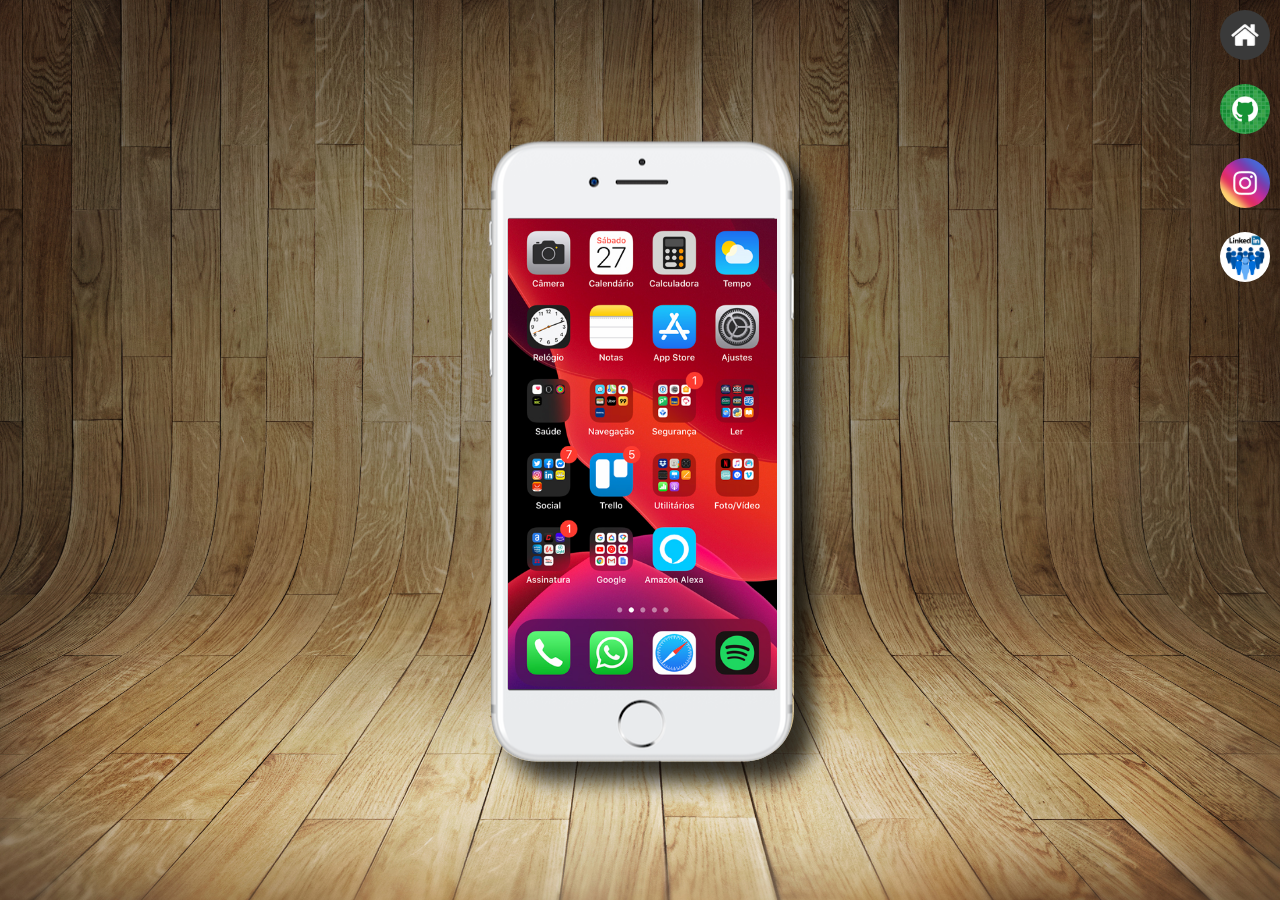
<file: index.html>
<!DOCTYPE html>
<html lang="pt - br">
<head>
    <meta charset="UTF-8">
    <meta name="viewport" content="width=device-width, initial-scale=1.0">
    <link rel="shortcut icon" href="img/imagens/favicon.ico" type="image/x-icon">
    <link rel="stylesheet" href="style.css">
    <title>Redes Sociais</title>
</head>
<body>
   <main>
    <section id="telefone">
     <iframe src="home.html" name="tela" id="tela" frameborder="0"> [ERRO]: Seu navegador não é compativel com essa imagem ! ! !</iframe>
    
    </section>
    <section id="icones">
        <a href="home.html" target="tela" rel="noopener noreferrer"><img src="img/imagens/logo-home.jpg" alt="logo-home"></a>

          <a href="github.html" target="tela"><img src="img/imagens/logo-github.jpg" alt="logo-github"></a>
          
          <a href="insta.html" target="tela" rel="noopener noreferrer"><img src="img/imagens/logo-instagram.jpg" alt="logo-instagram"></a>

          <a href="linkedin.html" target="tela" rel="noopener noreferrer"><img src="img/imagens/logo-linkedin.png" alt="logo-linkedin"></a>
    </section>
   </main>
</body>
</html>
</file>
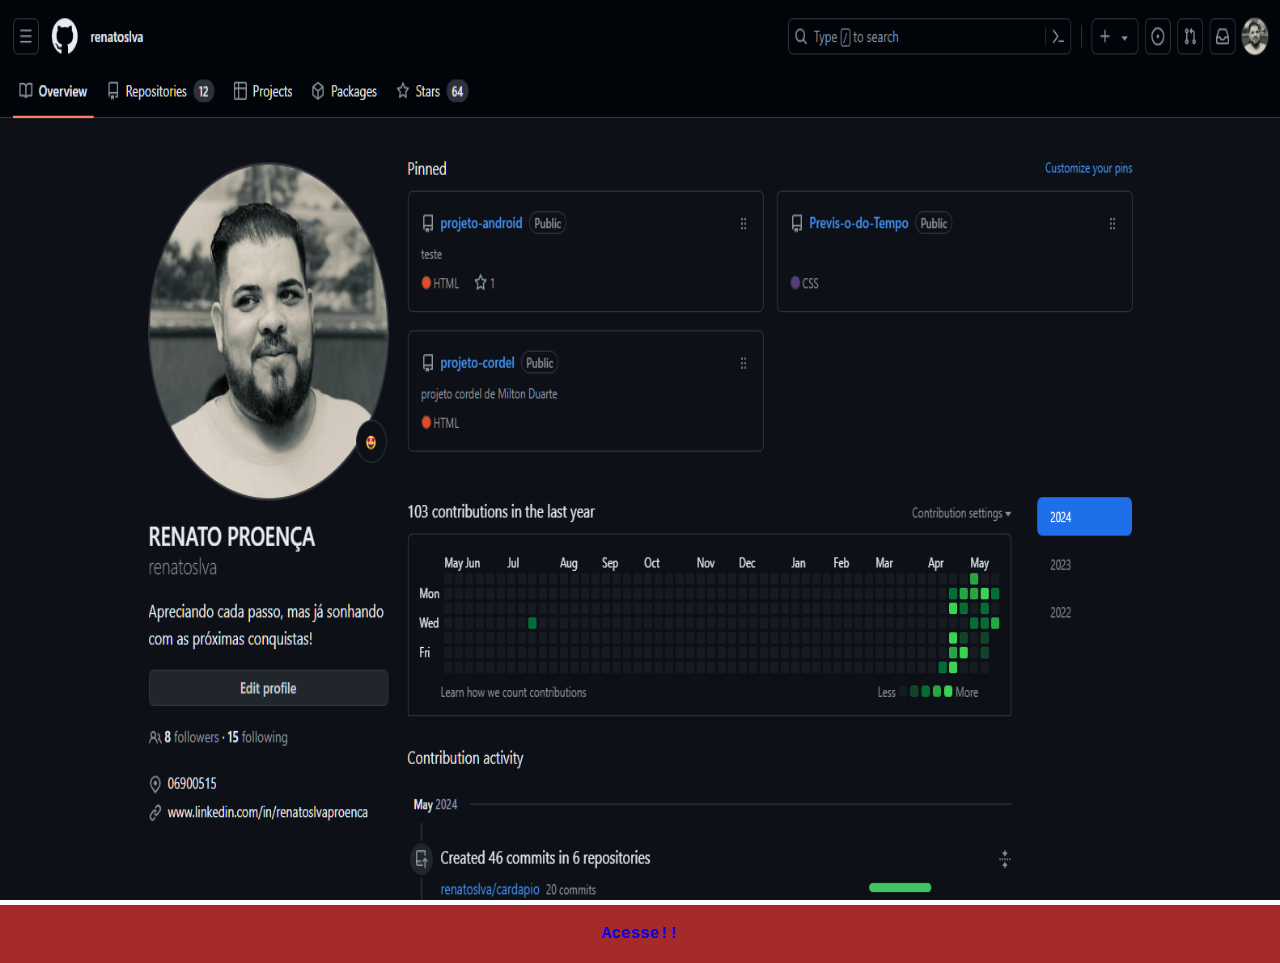
<file: github.html>
<!DOCTYPE html>
<html lang="pt-br">
<head>
    <meta charset="UTF-8">
    <meta name="viewport" content="width=device-width, initial-scale=1.0">
    <link rel="stylesheet" href="style2.css">
    <title>github</title>
</head>
<body>
    <img src="img/imagens/github.png" alt="imagem">
    <a href="http://https://github.com/renatoslva" target="_blank"> Acesse!!</a>
</body>
</html>
</file>
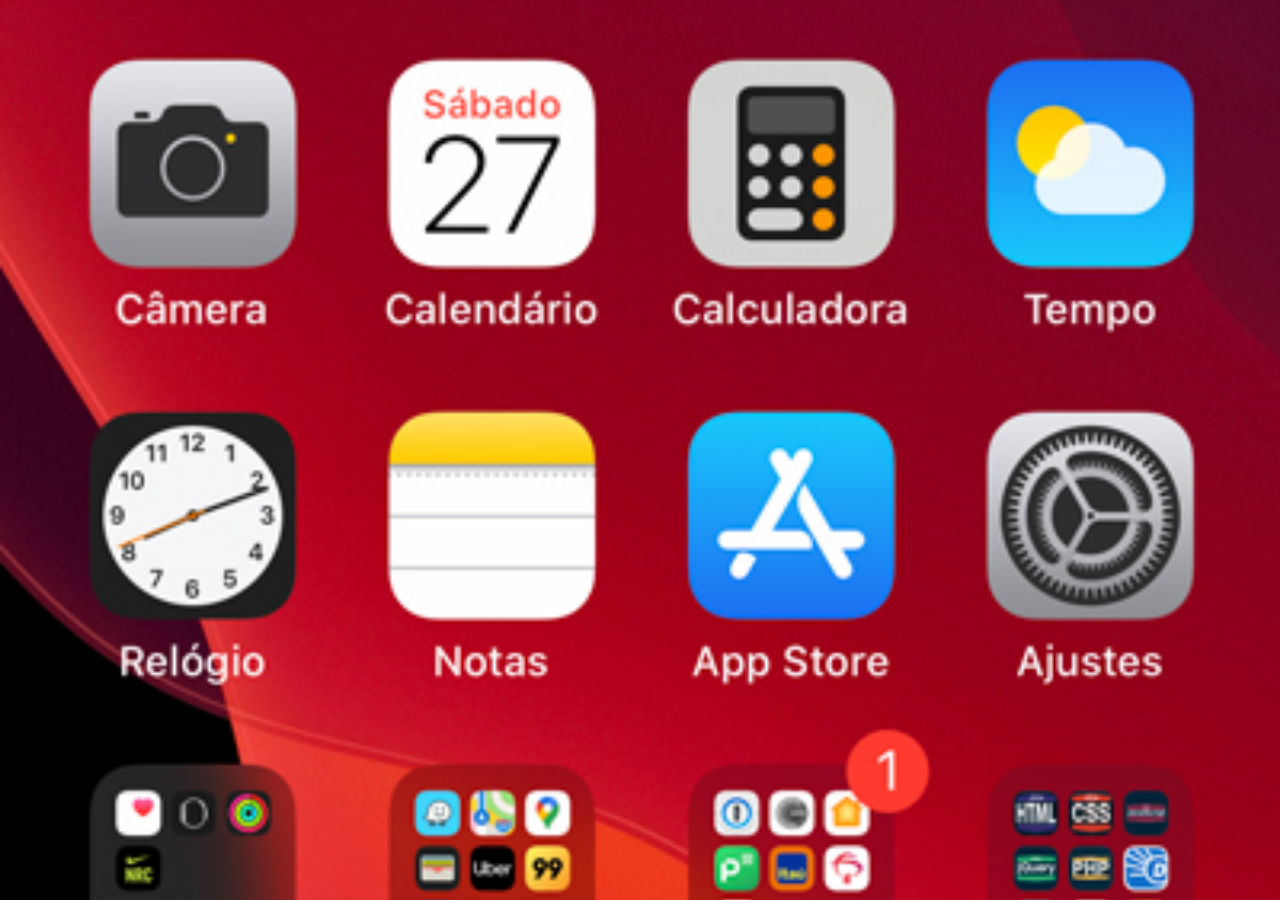
<file: home.html>
<!DOCTYPE html>
<html lang="pt - br">
<head>
    <meta charset="UTF-8">
    <meta name="viewport" content="width=device-width, initial-scale=1.0">
    <title>Home</title>
</head>
<style>
    *{
        margin: 0%;
        padding: 0%;
    }
    body{
        width: 100vw;
        height: 100vh;
        background: url(img/imagens/tela-home.jpg) no-repeat top center ;
        background-size: cover;
    }
</style>
<body>
    
</body>
</html>
</file>
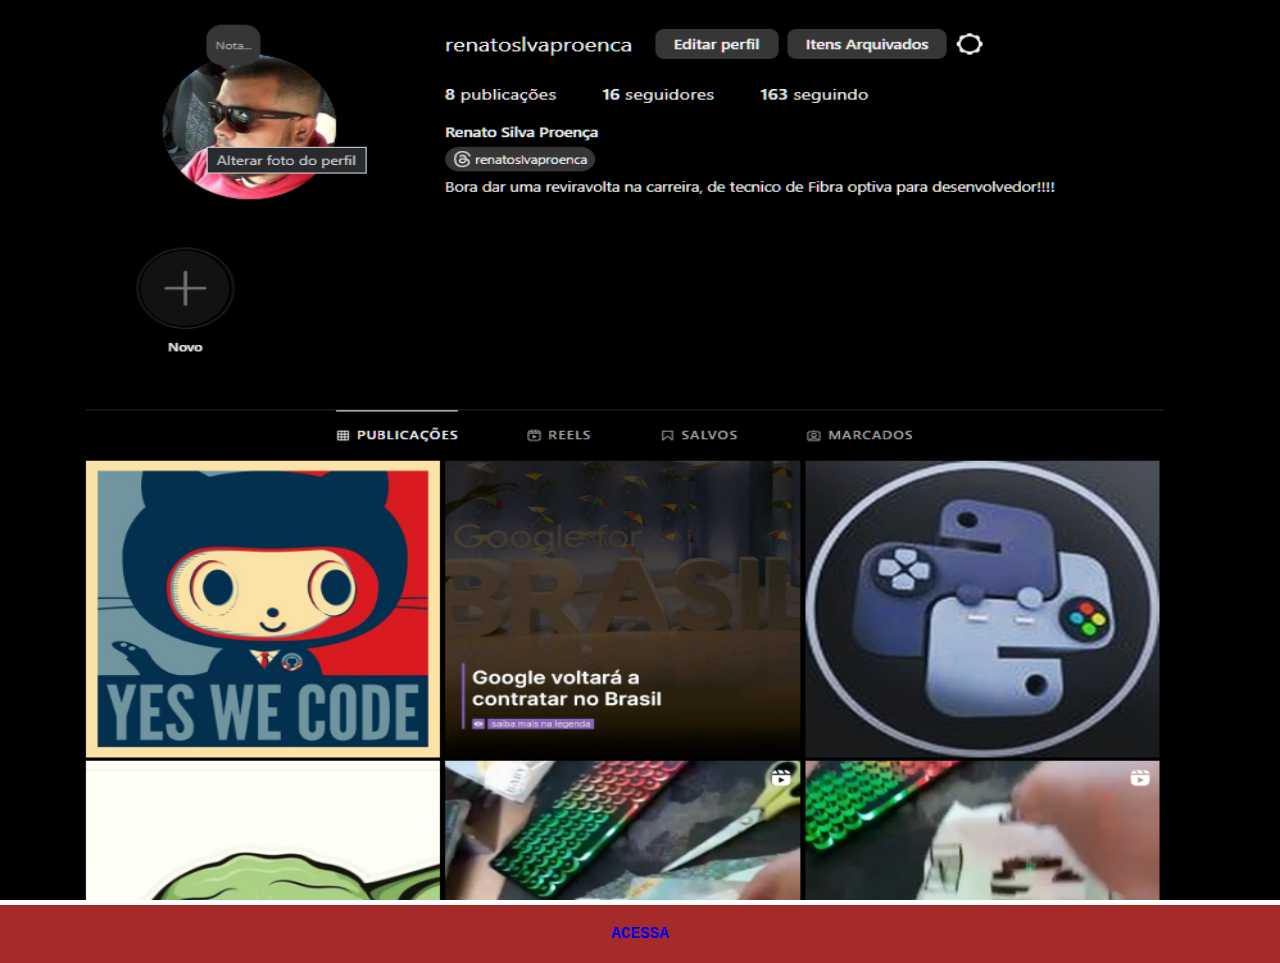
<file: insta.html>
<!DOCTYPE html>
<html lang="pt-br">
<head>
    <meta charset="UTF-8">
    <meta name="viewport" content="width=device-width, initial-scale=1.0">
    <link rel="stylesheet" href="style2.css">
    <title>instagran</title>
</head>
<body>
   <img src="img/imagens/instagram.png"  alt="instagran">
   <a href="https://www.instagram.com/renatoslvaproenca" target="_blank">ACESSA</a>
</body>
</html>
</file>
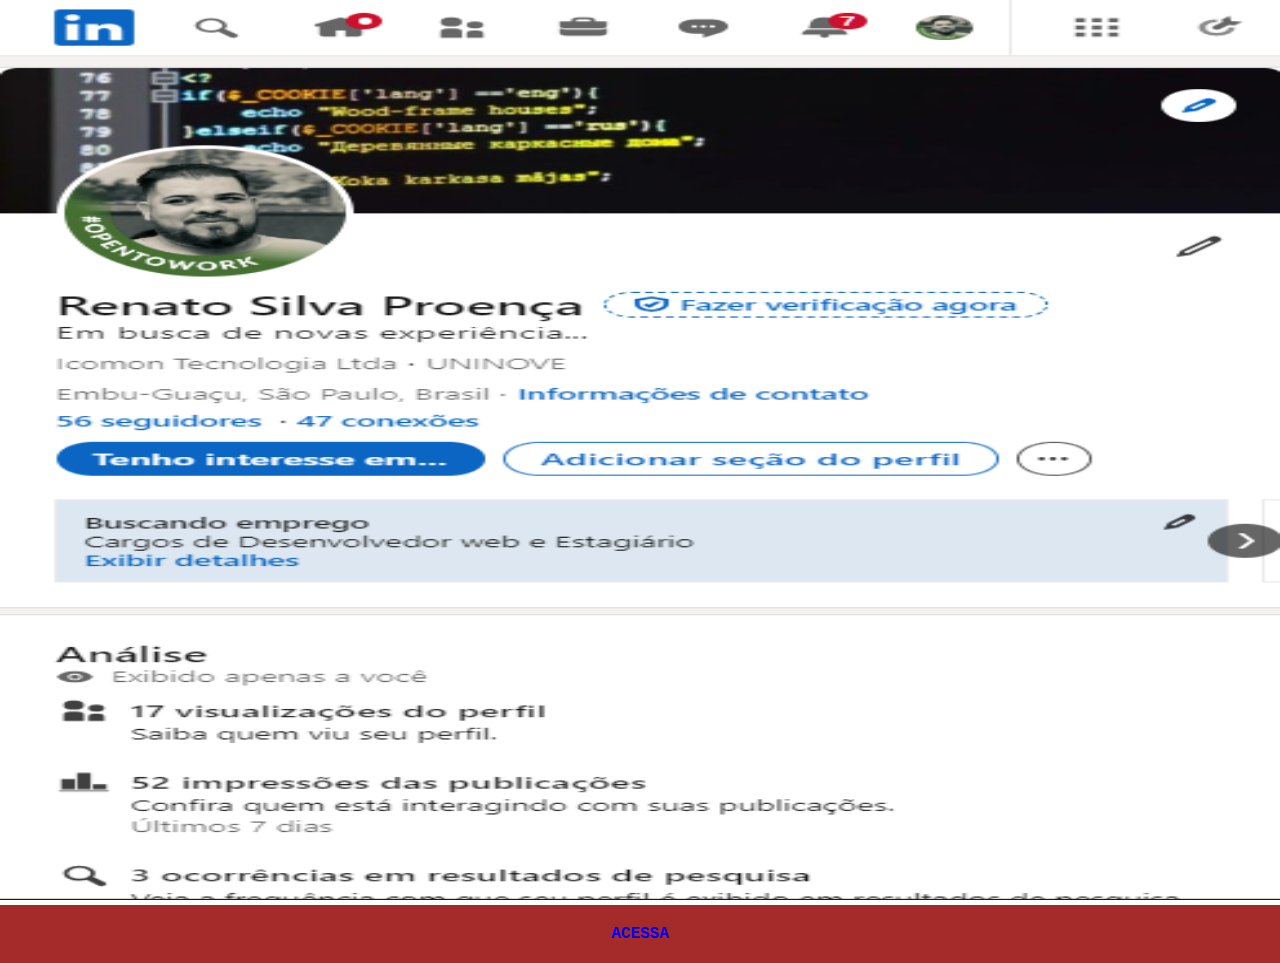
<file: linkedin.html>
<!DOCTYPE html>
<html lang="pt-br">
<head>
    <meta charset="UTF-8">
    <meta name="viewport" content="width=device-width, initial-scale=1.0">
    <link rel="stylesheet" href="style2.css">
    <title>Linkedin</title>
</head>
<body>
    <img src="img/imagens/linkedin.png" alt="Linkedin">
    <a href="www.linkedin.com/in/renatoslvaproenca/">ACESSA</a>
</body>
</html>
</file>
<file: style.css>
@charset "UTF-8";
*{
    margin: 0;
    padding: 0;
    font-family: 'Lucida Sans', 'Lucida Sans Regular', 'Lucida Grande', 'Lucida Sans Unicode', Geneva, Verdana, sans-serif;
}
html, body{
    height: 100vh;
    width: 100vw;
    background-color:brown ;

}

body{
    background: url(img/imagens/fundo-madeira.jpg) no-repeat top center;
    background-size: cover;
    background-attachment: fixed;

}

main{
    position: relative;
    height: 100vh;
}

#telefone{
    background: url('img/imagens/frame-iphone.png') no-repeat;
    position: absolute;
    left: 50%;
    top: 50%;
    transform: translate(-50%, -50%);
    border-radius: 50px;

    height: 623px;
    width: 308px;
    box-shadow: 20px 20px 20px rgba(0, 0, 0, 0.76) ;
}

#tela{
    position: relative;
    top: 80px;
    left: 22px;
    width: 269px;
    height: 471px;
}
#icones{
    text-align: right;
    display: grid;
    

}

#icones img{
   width: 50px;
   margin: 10px;
   border-radius: 50%;
   box-sizing: border-box;

}

#icones img:hover{
  transition: transform .7s;  
    transform: scale(1.20);
    box-shadow : 5px 5px 10px rgba(0, 0, 0, 0.692)
 
}
</file>
<file: style2.css>
@charset "UTF-8";
*{
    margin: 0;
    padding: 0;
    font-family: 'Courier New', Courier, monospace;
}
img{
    width: 100vw;
    height: 100vh;
}

a{
    text-decoration: none;
    display: block;
    background-color: brown;
    text-align: center;
    padding: 20px;
    font-weight: bolder;
}
</file>
